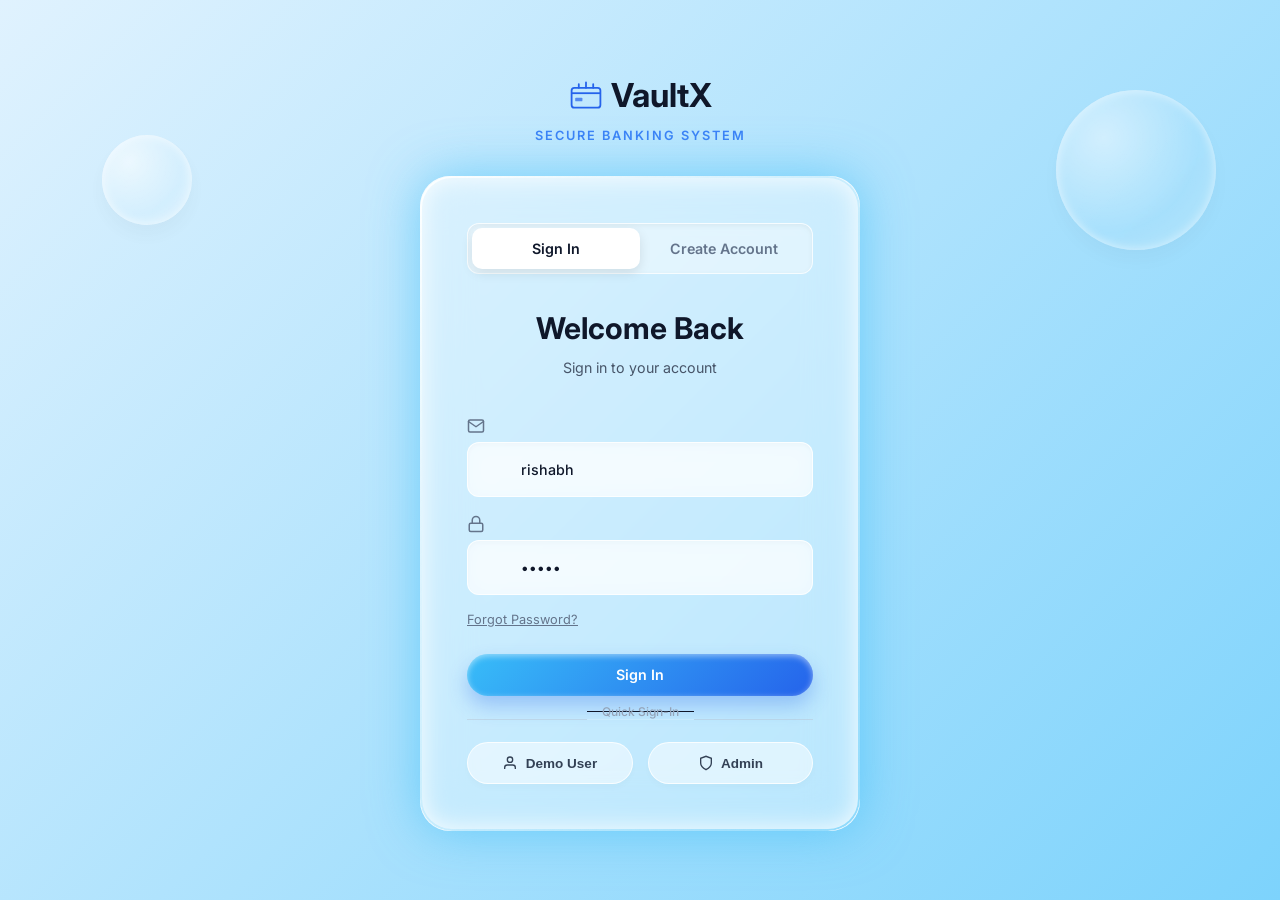
<file: frontend/index.html>
<!DOCTYPE html>
<html lang="en">
<head>
<meta charset="UTF-8">
<meta name="viewport" content="width=device-width, initial-scale=1.0">
<title>VaultX — Banking System</title>
<link rel="stylesheet" href="css/style.css">
</head>
<body>

<!-- ── Toast Container ── -->
<div id="toastContainer"></div>

<!-- ══════════════════════════════════════════════
     AUTH SCREEN (Login / Register)
══════════════════════════════════════════════ -->
<div id="loginPage" class="screen active auth-bubble-bg">
  <div class="auth-center-container">
    
    <!-- Logo Top -->
    <div class="auth-logo-top">
      <div style="display:flex;align-items:center;justify-content:center;gap:0.5rem;margin-bottom:0.5rem">
        <svg viewBox="0 0 40 40" fill="none" width="36" height="36">
          <rect x="4" y="12" width="32" height="22" rx="3" stroke="#2563eb" stroke-width="2"/>
          <path d="M4 18h32" stroke="#2563eb" stroke-width="2"/>
          <rect x="8" y="23" width="8" height="4" rx="1" fill="#2563eb" opacity="0.7"/>
          <path d="M12 8v4M20 6v6M28 8v4" stroke="#2563eb" stroke-width="2" stroke-linecap="round"/>
        </svg>
        <span class="vaultx-text">VaultX</span>
      </div>
      <div class="vaultx-sub">SECURE BANKING SYSTEM</div>
    </div>

    <!-- Card -->
    <div class="auth-glass-card">
      <div class="auth-card-inner">
        
        <div class="auth-tabs" style="margin-bottom:2rem;">
          <button class="auth-tab active" id="tabLogin" onclick="switchAuthTab('login')">Sign In</button>
          <button class="auth-tab" id="tabRegister" onclick="switchAuthTab('register')">Create Account</button>
        </div>

        <!-- LOGIN FORM -->
        <div id="loginForm" class="auth-form-visible">
          <!-- Titles -->
          <div class="auth-header-text">
            <h1>Welcome Back</h1>
            <p>Sign in to your account</p>
          </div>

          <div class="form-group" style="margin-bottom:1.2rem;">
            <div class="input-icon-wrapper">
              <span class="input-icon">
                <svg width="18" height="18" viewBox="0 0 24 24" fill="none" stroke="currentColor" stroke-width="2" stroke-linecap="round" stroke-linejoin="round"><path d="M4 4h16c1.1 0 2 .9 2 2v12c0 1.1-.9 2-2 2H4c-1.1 0-2-.9-2-2V6c0-1.1.9-2 2-2z"></path><polyline points="22,6 12,13 2,6"></polyline></svg>
              </span>
              <input class="form-input bubble-input" type="email" id="loginEmail" placeholder="Email Address" value="rishabh">
            </div>
          </div>
          
          <div class="form-group" style="margin-bottom:0.8rem;">
            <div class="input-icon-wrapper">
              <span class="input-icon">
                <svg width="18" height="18" viewBox="0 0 24 24" fill="none" stroke="currentColor" stroke-width="2" stroke-linecap="round" stroke-linejoin="round"><rect x="3" y="11" width="18" height="11" rx="2" ry="2"></rect><path d="M7 11V7a5 5 0 0 1 10 0v4"></path></svg>
              </span>
              <input class="form-input bubble-input" type="password" id="loginPassword" placeholder="••••••••" value="....." onkeydown="if(event.key==='Enter') doLogin()">
            </div>
          </div>
          
          <div class="auth-options" style="justify-content:flex-end;margin-bottom:1.5rem;">
            <a href="#" class="forgot-pass" style="color:#64748b;font-size:0.85rem;">Forgot Password?</a>
          </div>

          <div class="mt-2">
            <button class="btn btn-bubble-primary w-full" onclick="doLogin()" id="loginBtn">
              Sign In
            </button>
          </div>
          <div id="loginMsg"></div>

          <div class="divider bubble-divider"><span>Quick Sign-In</span></div>

          <div class="demo-buttons-bubble" style="margin-top:1rem;">
            <button class="btn-demo-bubble" onclick="fillDemo('user')">
              <svg width="16" height="16" viewBox="0 0 24 24" fill="none" stroke="currentColor" stroke-width="2"><path d="M20 21v-2a4 4 0 0 0-4-4H8a4 4 0 0 0-4 4v2"></path><circle cx="12" cy="7" r="4"></circle></svg>
              Demo User
            </button>
            <button class="btn-demo-bubble" onclick="fillDemo('admin')">
              <svg width="16" height="16" viewBox="0 0 24 24" fill="none" stroke="currentColor" stroke-width="2"><path d="M12 22s8-4 8-10V5l-8-3-8 3v7c0 6 8 10 8 10z"></path></svg>
              Admin
            </button>
          </div>
        </div>

        <!-- REGISTER FORM -->
        <div id="registerForm" class="hidden">
          <div class="auth-header-text">
            <h1>Create Account</h1>
            <p>Join VaultX securely</p>
          </div>

          <div class="form-row">
            <div class="form-group">
              <input class="form-input bubble-input" style="padding-left:1rem" type="text" id="regName" placeholder="Full Name">
            </div>
            <div class="form-group">
              <input class="form-input bubble-input" style="padding-left:1rem" type="tel" id="regPhone" placeholder="Phone">
            </div>
          </div>
          <div class="form-group" style="margin-bottom:1.2rem;">
            <input class="form-input bubble-input" style="padding-left:1rem" type="email" id="regEmail" placeholder="Email Address">
          </div>
          <div class="form-row">
            <div class="form-group">
              <input class="form-input bubble-input" style="padding-left:1rem" type="password" id="regPassword" placeholder="Password">
            </div>
            <div class="form-group">
              <select class="form-select bubble-input" style="padding-left:1rem" id="regAccType">
                <option value="SAVINGS">Savings</option>
                <option value="CURRENT">Current</option>
                <option value="SALARY">Salary</option>
              </select>
            </div>
          </div>
          <div class="mt-2" style="margin-top:1.5rem">
            <button class="btn btn-bubble-primary w-full" onclick="doRegister()" id="registerBtn">
              Create Account
            </button>
          </div>
          <div id="registerMsg"></div>
        </div>

      </div>
    </div>
  </div>

  <!-- Decorative Bubbles -->
  <div class="floating-bubble b1"></div>
  <div class="floating-bubble b2"></div>
  <div class="floating-bubble b3"></div>
  <div class="floating-bubble b4"></div>
  <div class="floating-bubble b5"></div>
  <div class="floating-bubble b6"></div>
</div>

<!-- ══════════════════════════════════════════════
     USER DASHBOARD
══════════════════════════════════════════════ -->
<div id="dashboardPage" class="screen" style="display:none;">
  <div class="dashboard">

    <!-- Sidebar -->
    <aside class="sidebar">
      <div class="sidebar-header">
        <div class="sidebar-logo">
          <svg viewBox="0 0 40 40" fill="none">
            <rect x="4" y="12" width="32" height="22" rx="3" stroke="#0ea5e9" stroke-width="2"/>
            <path d="M4 18h32" stroke="#0ea5e9" stroke-width="2"/>
            <rect x="8" y="23" width="8" height="4" rx="1" fill="#0ea5e9" opacity="0.7"/>
          </svg>
          VaultX
        </div>
        <div class="sidebar-user">
          <div class="sidebar-user-name" id="sidebarName">—</div>
          <div class="sidebar-user-acc" id="sidebarAcc">—</div>
          <div class="sidebar-user-bal" id="sidebarBal">₹0.00</div>
        </div>
      </div>

      <nav class="sidebar-nav">
        <div class="nav-section-label">Overview</div>
        <div class="nav-item active" onclick="showUserPage('overview')" id="nav-overview">
          <svg viewBox="0 0 24 24" fill="none" stroke="currentColor" stroke-width="2"><rect x="3" y="3" width="7" height="7" rx="1"/><rect x="14" y="3" width="7" height="7" rx="1"/><rect x="3" y="14" width="7" height="7" rx="1"/><rect x="14" y="14" width="7" height="7" rx="1"/></svg>
          Dashboard
        </div>
        <div class="nav-section-label">Banking</div>
        <div class="nav-item" onclick="showUserPage('deposit')" id="nav-deposit">
          <svg viewBox="0 0 24 24" fill="none" stroke="currentColor" stroke-width="2"><circle cx="12" cy="12" r="9"/><path d="M12 7v10M7 12h10"/></svg>
          Deposit
        </div>
        <div class="nav-item" onclick="showUserPage('withdraw')" id="nav-withdraw">
          <svg viewBox="0 0 24 24" fill="none" stroke="currentColor" stroke-width="2"><circle cx="12" cy="12" r="9"/><path d="M7 12h10"/></svg>
          Withdraw
        </div>
        <div class="nav-item" onclick="showUserPage('transfer')" id="nav-transfer">
          <svg viewBox="0 0 24 24" fill="none" stroke="currentColor" stroke-width="2"><path d="M5 12h14M15 8l4 4-4 4M9 8l-4 4 4 4"/></svg>
          Transfer
        </div>
        <div class="nav-section-label">History</div>
        <div class="nav-item" onclick="showUserPage('transactions')" id="nav-transactions">
          <svg viewBox="0 0 24 24" fill="none" stroke="currentColor" stroke-width="2"><path d="M9 5H7a2 2 0 00-2 2v12a2 2 0 002 2h10a2 2 0 002-2V7a2 2 0 00-2-2h-2M9 5a2 2 0 002 2h2a2 2 0 002-2M9 5a2 2 0 012-2h2a2 2 0 012 2"/></svg>
          Transactions
        </div>
        <div class="nav-item" onclick="showUserPage('statement')" id="nav-statement">
          <svg viewBox="0 0 24 24" fill="none" stroke="currentColor" stroke-width="2"><path d="M14 2H6a2 2 0 00-2 2v16a2 2 0 002 2h12a2 2 0 002-2V8l-6-6z"/><path d="M14 2v6h6M16 13H8M16 17H8M10 9H8"/></svg>
          Bank Statement
        </div>
      </nav>

      <div class="sidebar-footer">
        <button class="btn btn-outline w-full" onclick="logout()" style="font-size:.82rem;padding:.6rem">
          ⏻ Sign Out
        </button>
      </div>
    </aside>

    <!-- Main Content -->
    <main class="main-content" id="userMain"></main>
  </div>
</div>

<!-- ══════════════════════════════════════════════
     ADMIN DASHBOARD
══════════════════════════════════════════════ -->
<div id="adminPage" class="screen" style="display:none;">
  <div class="dashboard">

    <aside class="sidebar">
      <div class="sidebar-header">
        <div class="sidebar-logo">
          <svg viewBox="0 0 40 40" fill="none">
            <rect x="4" y="12" width="32" height="22" rx="3" stroke="#0ea5e9" stroke-width="2"/>
            <path d="M4 18h32" stroke="#0ea5e9" stroke-width="2"/>
            <rect x="8" y="23" width="8" height="4" rx="1" fill="#0ea5e9" opacity="0.7"/>
          </svg>
          VaultX
        </div>
        <div class="sidebar-user">
          <div class="sidebar-user-name" id="adminSidebarName">Admin</div>
          <div class="sidebar-user-acc" style="color:var(--red)">🔐 Admin Portal</div>
        </div>
      </div>

      <nav class="sidebar-nav">
        <div class="nav-section-label">Admin</div>
        <div class="nav-item active" onclick="showAdminPage('overview')" id="anav-overview">
          <svg viewBox="0 0 24 24" fill="none" stroke="currentColor" stroke-width="2"><rect x="3" y="3" width="7" height="7" rx="1"/><rect x="14" y="3" width="7" height="7" rx="1"/><rect x="3" y="14" width="7" height="7" rx="1"/><rect x="14" y="14" width="7" height="7" rx="1"/></svg>
          Overview
        </div>
        <div class="nav-item" onclick="showAdminPage('accounts')" id="anav-accounts">
          <svg viewBox="0 0 24 24" fill="none" stroke="currentColor" stroke-width="2"><path d="M17 21v-2a4 4 0 00-4-4H5a4 4 0 00-4 4v2"/><circle cx="9" cy="7" r="4"/><path d="M23 21v-2a4 4 0 00-3-3.87M16 3.13a4 4 0 010 7.75"/></svg>
          All Accounts
        </div>
        <div class="nav-item" onclick="showAdminPage('transactions')" id="anav-transactions">
          <svg viewBox="0 0 24 24" fill="none" stroke="currentColor" stroke-width="2"><path d="M9 5H7a2 2 0 00-2 2v12a2 2 0 002 2h10a2 2 0 002-2V7a2 2 0 00-2-2h-2M9 5a2 2 0 002 2h2a2 2 0 002-2M9 5a2 2 0 012-2h2a2 2 0 012 2"/></svg>
          All Transactions
        </div>
      </nav>

      <div class="sidebar-footer">
        <button class="btn btn-outline w-full" onclick="logout()" style="font-size:.82rem;padding:.6rem">
          ⏻ Sign Out
        </button>
      </div>
    </aside>

    <main class="main-content" id="adminMain"></main>
  </div>
</div>

<!-- Confirm Modal -->
<div class="modal-overlay" id="confirmModal">
  <div class="modal">
    <button class="modal-close" onclick="closeModal()">✕</button>
    <div style="font-size:1.1rem;font-weight:600;margin-bottom:.6rem" id="modalTitle">Confirm</div>
    <div style="font-size:.88rem;color:var(--muted);margin-bottom:1.5rem" id="modalBody">Are you sure?</div>
    <div class="flex gap-3">
      <button class="btn btn-outline flex-1" onclick="closeModal()">Cancel</button>
      <button class="btn btn-danger flex-1" id="modalConfirmBtn">Confirm</button>
    </div>
  </div>
</div>

<script src="js/api.js"></script>
<script src="js/app.js"></script>
</body>
</html>
</file>
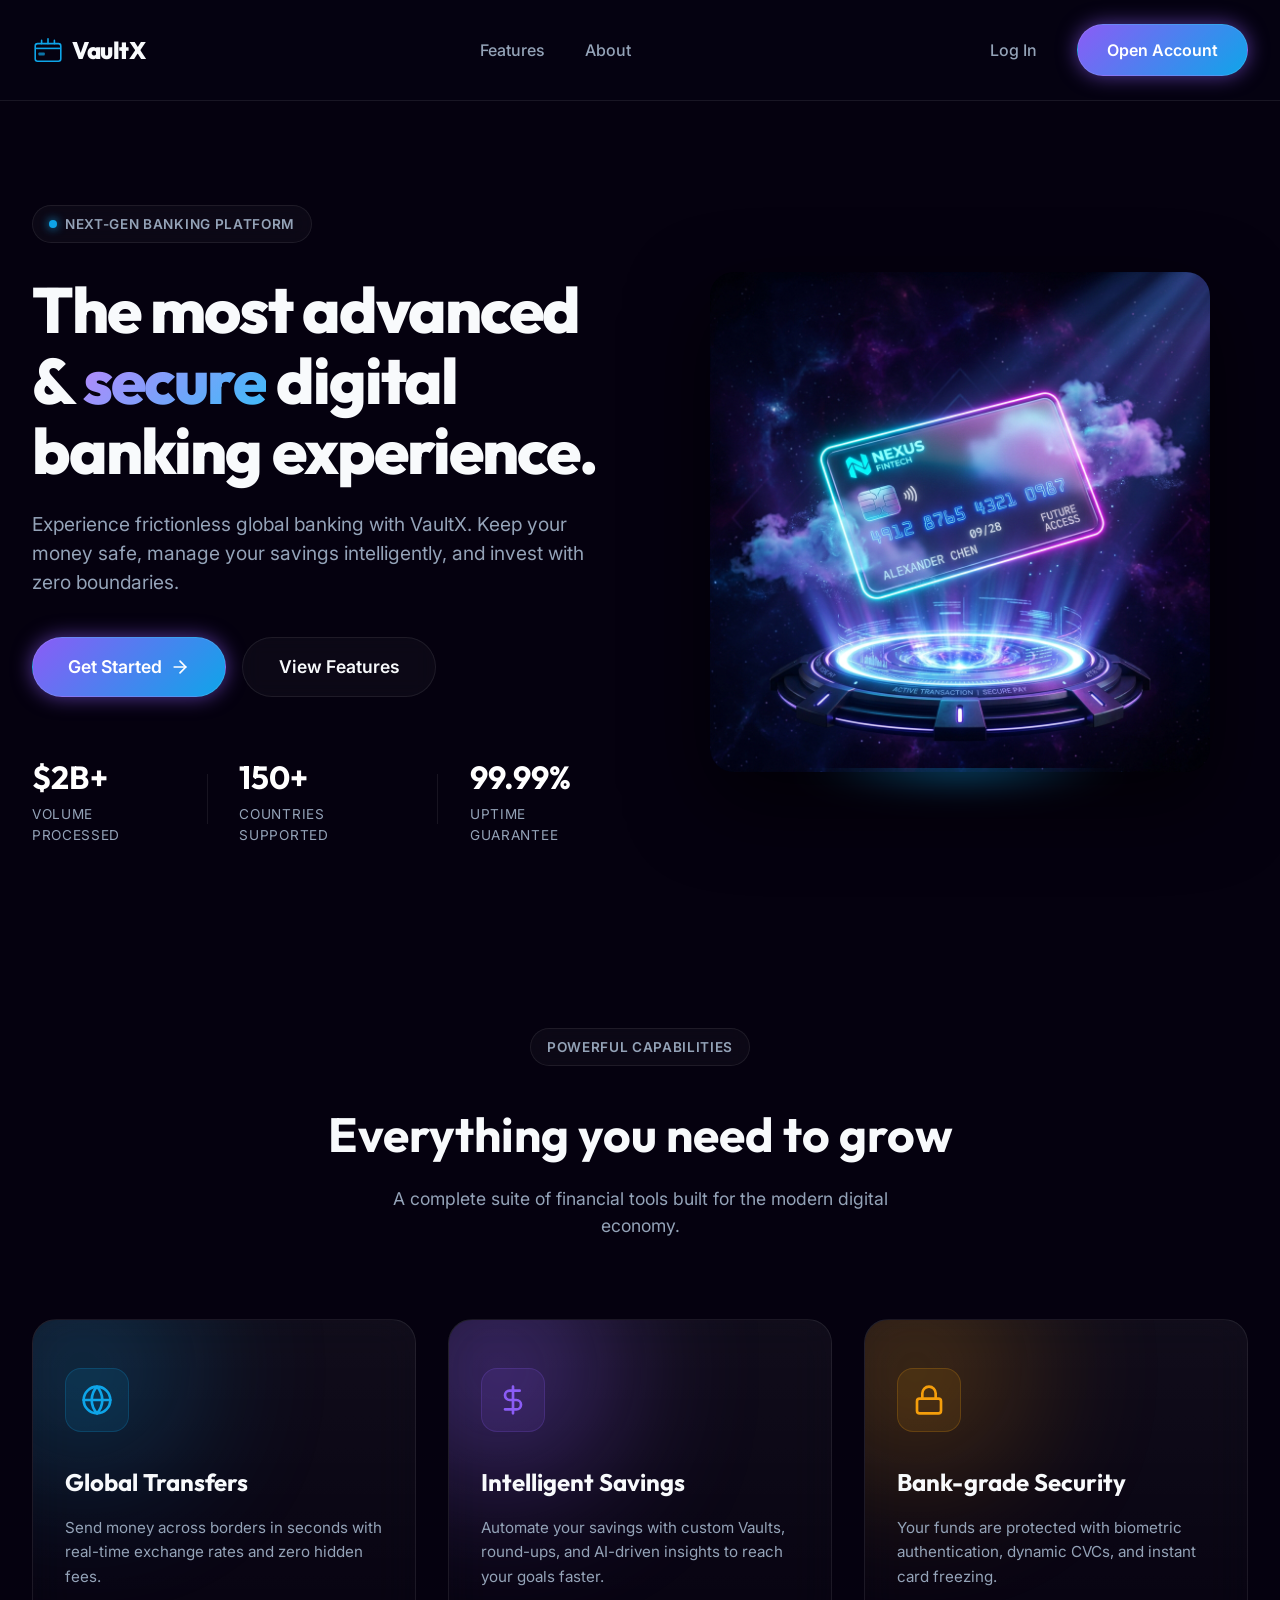
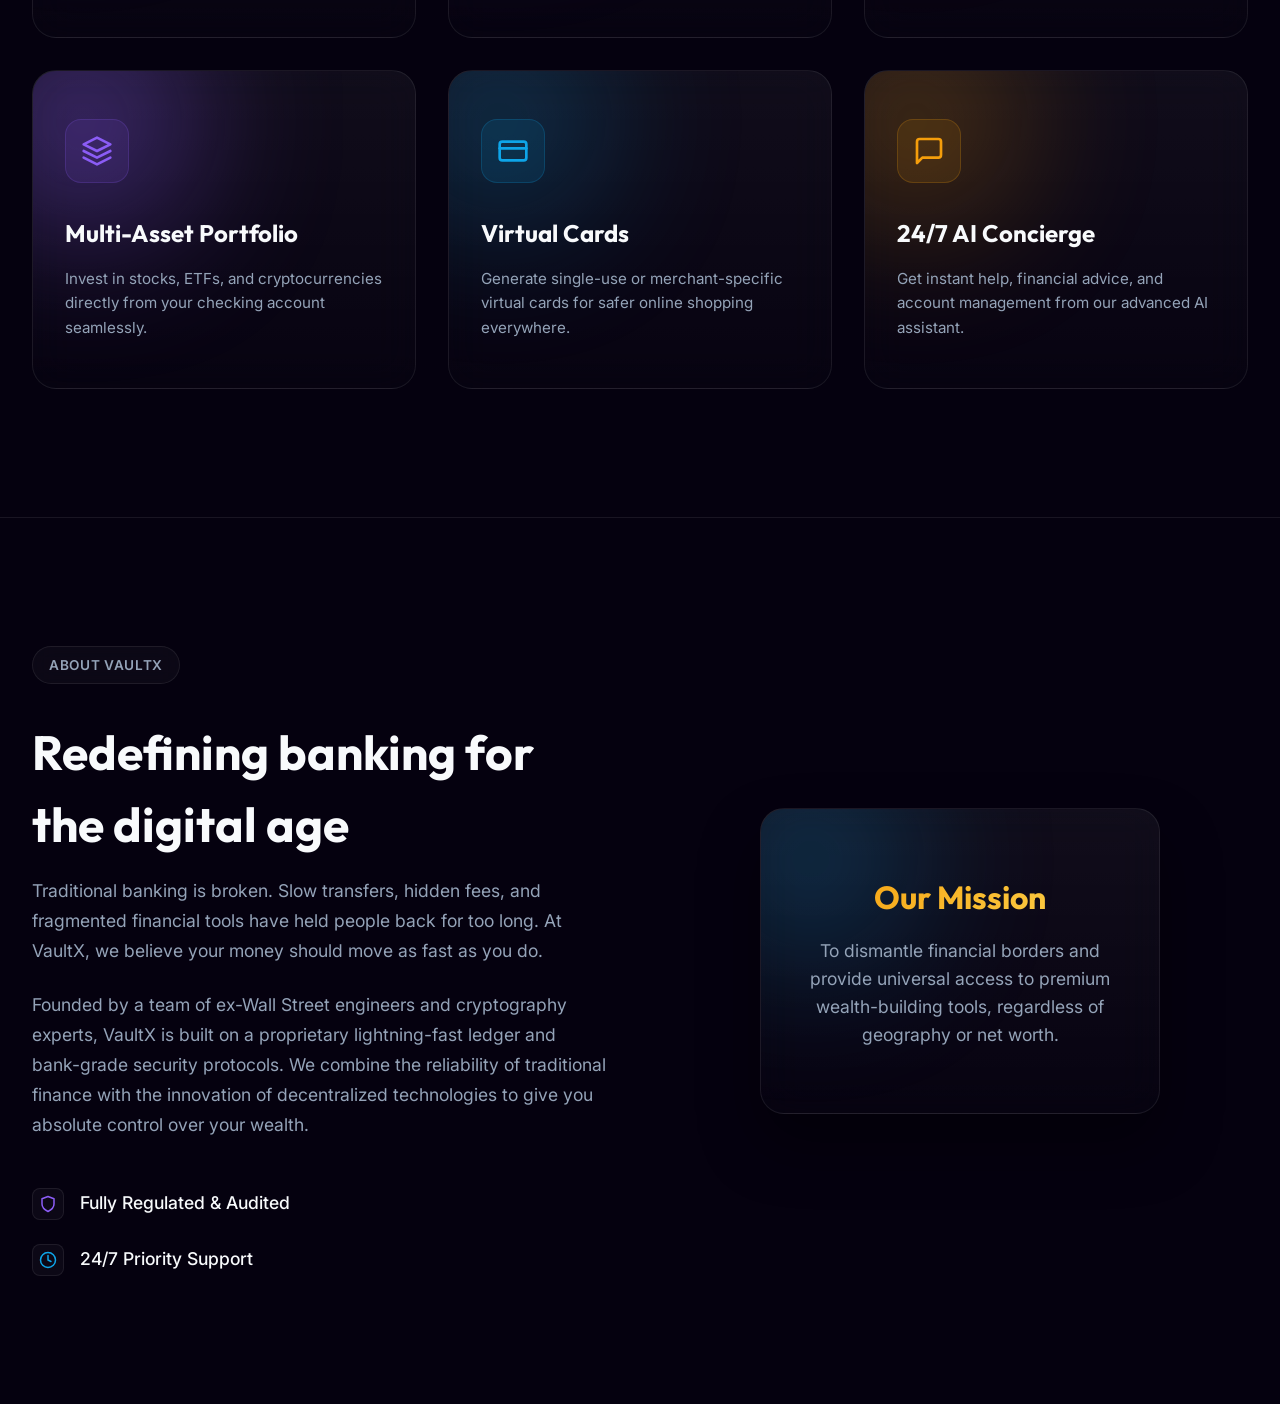
<file: frontend/landing.html>
<!DOCTYPE html>
<html lang="en">
<head>
  <meta charset="UTF-8">
  <meta name="viewport" content="width=device-width, initial-scale=1.0">
  <title>VaultX | The Most Advanced Digital Banking</title>
  
  <!-- Add Google Fonts: Inter and Outfit for a modern SaaS look -->
  <link rel="preconnect" href="https://fonts.googleapis.com">
  <link rel="preconnect" href="https://fonts.gstatic.com" crossorigin>
  <link href="https://fonts.googleapis.com/css2?family=Inter:wght@300;400;500;600&family=Outfit:wght@400;600;700;800&display=swap" rel="stylesheet">
  
  <link rel="stylesheet" href="css/landing.css">
</head>
<body>

  <!-- Background Effects -->
  <div class="bg-gradient"></div>
  <div class="bg-glows">
    <div class="glow glow-1"></div>
    <div class="glow glow-2"></div>
    <div class="glow glow-3"></div>
  </div>

  <!-- Navbar -->
  <nav class="navbar">
    <div class="nav-container">
      <div class="logo">
        <svg viewBox="0 0 40 40" fill="none" class="logo-icon">
          <rect x="4" y="12" width="32" height="22" rx="3" stroke="#0ea5e9" stroke-width="2"/>
          <path d="M4 18h32" stroke="#0ea5e9" stroke-width="2"/>
          <rect x="8" y="23" width="8" height="4" rx="1" fill="#0ea5e9" opacity="0.7"/>
          <path d="M12 8v4M20 6v6M28 8v4" stroke="#0ea5e9" stroke-width="2" stroke-linecap="round"/>
        </svg>
        VaultX
      </div>
      <div class="nav-links">
        <a href="#features">Features</a>
        <a href="#about">About</a>
      </div>
      <div class="nav-actions">
        <a href="index.html" class="btn-ghost">Log In</a>
        <a href="index.html" class="btn-glow">Open Account</a>
      </div>
    </div>
  </nav>

  <!-- Hero Section -->
  <section class="hero">
    <div class="hero-container">
      <div class="hero-content">
        <div class="badge">
          <span class="badge-dot"></span> Next-gen Banking Platform
        </div>
        <h1 class="hero-title">The most advanced &amp; <span class="text-gradient">secure</span> digital banking experience.</h1>
        <p class="hero-subtitle">
          Experience frictionless global banking with VaultX. Keep your money safe, manage your savings intelligently, and invest with zero boundaries.
        </p>
        <div class="hero-buttons">
          <a href="index.html" class="btn-glow btn-lg">
            Get Started
            <svg viewBox="0 0 24 24" fill="none" stroke="currentColor" stroke-width="2" stroke-linecap="round" stroke-linejoin="round" class="icon-arrow"><path d="M5 12h14"></path><path d="m12 5 7 7-7 7"></path></svg>
          </a>
          <a href="#features" class="btn-glass btn-lg">View Features</a>
        </div>
        <div class="hero-stats">
          <div class="stat">
            <h4>$2B+</h4>
            <p>Volume Processed</p>
          </div>
          <div class="stat-divider"></div>
          <div class="stat">
            <h4>150+</h4>
            <p>Countries Supported</p>
          </div>
          <div class="stat-divider"></div>
          <div class="stat">
            <h4>99.99%</h4>
            <p>Uptime Guarantee</p>
          </div>
        </div>
      </div>
      
      <div class="hero-visual">
        <div class="card-wrapper">
          <!-- The generated 3D Card image -->
          <img src="images/vaultx_hero_card.png" alt="VaultX 3D Anti-Gravity Card" class="floating-card">
          <!-- Soft platform glow under the card -->
          <div class="card-shadow"></div>
        </div>
      </div>
    </div>
  </section>

  <!-- Features Section -->
  <section id="features" class="features-section">
    <div class="features-header">
      <div class="badge glow-badge">Powerful Capabilities</div>
      <h2 class="section-title">Everything you need to grow</h2>
      <p class="section-subtitle">A complete suite of financial tools built for the modern digital economy.</p>
    </div>
    
    <div class="features-grid">
      <!-- Feature 1 -->
      <div class="feature-card glass-card">
        <div class="card-glow overlay-glow"></div>
        <div class="icon-box icon-free">
          <svg viewBox="0 0 24 24" fill="none" stroke="currentColor" stroke-width="2" stroke-linecap="round" stroke-linejoin="round"><circle cx="12" cy="12" r="10"></circle><line x1="2" y1="12" x2="22" y2="12"></line><path d="M12 2a15.3 15.3 0 0 1 4 10 15.3 15.3 0 0 1-4 10 15.3 15.3 0 0 1-4-10 15.3 15.3 0 0 1 4-10z"></path></svg>
        </div>
        <h3 class="feature-title">Global Transfers</h3>
        <p class="feature-desc">Send money across borders in seconds with real-time exchange rates and zero hidden fees.</p>
      </div>

      <!-- Feature 2 -->
      <div class="feature-card glass-card">
        <div class="card-glow highlight-glow"></div>
        <div class="icon-box icon-smart">
          <svg viewBox="0 0 24 24" fill="none" stroke="currentColor" stroke-width="2" stroke-linecap="round" stroke-linejoin="round"><path d="M12 2v20M17 5H9.5a3.5 3.5 0 0 0 0 7h5a3.5 3.5 0 0 1 0 7H6"/></svg>
        </div>
        <h3 class="feature-title">Intelligent Savings</h3>
        <p class="feature-desc">Automate your savings with custom Vaults, round-ups, and AI-driven insights to reach your goals faster.</p>
      </div>

      <!-- Feature 3 -->
      <div class="feature-card glass-card">
        <div class="card-glow premium-glow"></div>
        <div class="icon-box icon-premium">
          <svg viewBox="0 0 24 24" fill="none" stroke="currentColor" stroke-width="2" stroke-linecap="round" stroke-linejoin="round"><rect x="3" y="11" width="18" height="11" rx="2" ry="2"></rect><path d="M7 11V7a5 5 0 0 1 10 0v4"></path></svg>
        </div>
        <h3 class="feature-title">Bank-grade Security</h3>
        <p class="feature-desc">Your funds are protected with biometric authentication, dynamic CVCs, and instant card freezing.</p>
      </div>

      <!-- Feature 4 -->
      <div class="feature-card glass-card">
        <div class="card-glow highlight-glow"></div>
        <div class="icon-box icon-smart">
          <svg viewBox="0 0 24 24" fill="none" stroke="currentColor" stroke-width="2" stroke-linecap="round" stroke-linejoin="round"><polygon points="12 2 2 7 12 12 22 7 12 2"></polygon><polyline points="2 17 12 22 22 17"></polyline><polyline points="2 12 12 17 22 12"></polyline></svg>
        </div>
        <h3 class="feature-title">Multi-Asset Portfolio</h3>
        <p class="feature-desc">Invest in stocks, ETFs, and cryptocurrencies directly from your checking account seamlessly.</p>
      </div>

      <!-- Feature 5 -->
      <div class="feature-card glass-card">
        <div class="card-glow overlay-glow"></div>
        <div class="icon-box icon-free">
          <svg viewBox="0 0 24 24" fill="none" stroke="currentColor" stroke-width="2" stroke-linecap="round" stroke-linejoin="round"><rect x="2" y="5" width="20" height="14" rx="2"></rect><line x1="2" y1="10" x2="22" y2="10"></line></svg>
        </div>
        <h3 class="feature-title">Virtual Cards</h3>
        <p class="feature-desc">Generate single-use or merchant-specific virtual cards for safer online shopping everywhere.</p>
      </div>

      <!-- Feature 6 -->
      <div class="feature-card glass-card">
        <div class="card-glow premium-glow"></div>
        <div class="icon-box icon-premium">
          <svg viewBox="0 0 24 24" fill="none" stroke="currentColor" stroke-width="2" stroke-linecap="round" stroke-linejoin="round"><path d="M21 15a2 2 0 0 1-2 2H7l-4 4V5a2 2 0 0 1 2-2h14a2 2 0 0 1 2 2z"></path></svg>
        </div>
        <h3 class="feature-title">24/7 AI Concierge</h3>
        <p class="feature-desc">Get instant help, financial advice, and account management from our advanced AI assistant.</p>
      </div>
    </div>
  </section>

  <!-- About Section -->
  <section id="about" class="about-section">
    <div class="about-container">
      <div class="about-content">
        <div class="badge glow-badge">About VaultX</div>
        <h2 class="section-title">Redefining banking for the digital age</h2>
        <p class="about-text">
          Traditional banking is broken. Slow transfers, hidden fees, and fragmented financial tools have held people back for too long. At VaultX, we believe your money should move as fast as you do.
        </p>
        <p class="about-text">
          Founded by a team of ex-Wall Street engineers and cryptography experts, VaultX is built on a proprietary lightning-fast ledger and bank-grade security protocols. We combine the reliability of traditional finance with the innovation of decentralized technologies to give you absolute control over your wealth.
        </p>
        <div class="about-highlights">
          <div class="highlight-item">
            <svg viewBox="0 0 24 24" fill="none" stroke="var(--primary)" stroke-width="2" stroke-linecap="round" stroke-linejoin="round" class="highlight-icon"><path d="M12 22s8-4 8-10V5l-8-3-8 3v7c0 6 8 10 8 10z"></path></svg>
            <span>Fully Regulated &amp; Audited</span>
          </div>
          <div class="highlight-item">
            <svg viewBox="0 0 24 24" fill="none" stroke="var(--secondary)" stroke-width="2" stroke-linecap="round" stroke-linejoin="round" class="highlight-icon"><circle cx="12" cy="12" r="10"></circle><polyline points="12 6 12 12 16 14"></polyline></svg>
            <span>24/7 Priority Support</span>
          </div>
        </div>
      </div>
      <div class="about-visual">
        <div class="glass-card about-card">
          <div class="card-glow overlay-glow"></div>
          <h3>Our Mission</h3>
          <p>To dismantle financial borders and provide universal access to premium wealth-building tools, regardless of geography or net worth.</p>
        </div>
      </div>
    </div>
  </section>

</body>
</html>
</file>
<file: frontend/css/style.css>
/* VaultX - style.css - Modern Web3/Fintech Dark Theme */
@import url('https://fonts.googleapis.com/css2?family=Inter:wght@300;400;500;600;700&family=IBM+Plex+Mono:wght@400;500&display=swap');

:root {
  /* Light blue gradient body */
  --bg-light: #f0f9ff;
  --bg-gradient-start: #e0f2fe;
  --bg-gradient-end: #bae6fd;

  /* Navy blue cards */
  --navy: #0f172a;
  --navy-2: #1e293b;

  /* Accents */
  --gold: #c084fc;
  /* subtle purple accent */
  --gold-light: #d8b4fe;
  --gold-dim: #a855f7;

  --cyan: #22d3ee;
  --cyan-glow: #06b6d4;

  --green: #34d399;
  /* soft pastel green */
  --red: #fb7185;
  /* soft pastel red */

  /* Text */
  --text-dark: #0f172a;
  --text-dark-dim: #64748b;

  --text: #f8fafc;
  /* For inside cards */
  --text-dim: #94a3b8;

  /* Glassmorphism White */
  --glass: rgba(255, 255, 255, 0.7);
  --glass-hover: rgba(255, 255, 255, 0.9);
  --border: rgba(255, 255, 255, 0.2);
  --border-blue: rgba(34, 211, 238, 0.4);

  /* Anti-gravity shadows */
  --radius: 16px;
  --radius-lg: 24px;
  --shadow: 0 20px 50px rgba(15, 23, 42, 0.1), 0 10px 15px rgba(15, 23, 42, 0.05);
  --shadow-gold: 0 0 25px rgba(34, 211, 238, 0.5);
  /* Neon cyan glow */

  --font-head: 'Inter', system-ui, sans-serif;
  --font-body: 'Inter', system-ui, sans-serif;
  --font-mono: 'IBM Plex Mono', monospace;
}

*,
*::before,
*::after {
  box-sizing: border-box;
  margin: 0;
  padding: 0;
}

html {
  scroll-behavior: smooth;
  font-size: 15px;
}

body {
  font-family: var(--font-body);
  background: var(--bg-light);
  color: var(--text-dark);
  /* Default dark text for light background */
  min-height: 100vh;
  line-height: 1.6;
  overflow-x: hidden;
  -webkit-font-smoothing: antialiased;
}

body::before {
  content: '';
  position: fixed;
  inset: 0;
  z-index: -2;
  background: linear-gradient(135deg, var(--bg-gradient-start) 0%, var(--bg-gradient-end) 100%);
  pointer-events: none;
}

@keyframes fadeInUp {
  from {
    opacity: 0;
    transform: translateY(20px);
  }

  to {
    opacity: 1;
    transform: translateY(0);
  }
}

@keyframes fadeIn {
  from {
    opacity: 0;
  }

  to {
    opacity: 1;
  }
}

@keyframes pulse {

  0%,
  100% {
    opacity: 1;
  }

  50% {
    opacity: 0.5;
  }
}

@keyframes spin {
  to {
    transform: rotate(360deg);
  }
}

@keyframes slideRight {
  from {
    transform: translateX(-8px);
    opacity: 0;
  }

  to {
    transform: translateX(0);
    opacity: 1;
  }
}

/* --- FIX APPLIED HERE: Added flex layout to screens to prevent overlap --- */
.screen {
  display: none;
  width: 100%;
}

.screen.active {
  display: flex;
  flex-direction: column;
  gap: 1.5rem;
  animation: fadeIn 0.4s ease;
}

/* CENTRAL BUBBLE LAYOUT */
.auth-bubble-bg {
  background: linear-gradient(135deg, #e0f2fe 0%, #7dd3fc 100%);
  align-items: center;
  justify-content: center;
  position: relative;
  overflow: hidden;
  min-height: 100vh;
}

.auth-bubble-bg.active {
  display: flex !important;
  /* Ensure it flashes on when active but not otherwise */
}

.auth-center-container {
  display: flex;
  flex-direction: column;
  align-items: center;
  min-width: 440px;
  position: relative;
  z-index: 10;
}

.auth-logo-top {
  text-align: center;
  margin-bottom: 2rem;
}

.vaultx-text {
  font-family: var(--font-head);
  font-size: 2.2rem;
  font-weight: 700;
  color: #0f172a;
}

.vaultx-sub {
  color: #3b82f6;
  font-weight: 600;
  letter-spacing: 2px;
  font-size: 0.85rem;
  margin-top: -0.2rem;
}

.auth-glass-card {
  background: rgba(255, 255, 255, 0.35);
  backdrop-filter: blur(25px);
  -webkit-backdrop-filter: blur(25px);
  border: 2px solid rgba(255, 255, 255, 0.7);
  border-radius: 30px;
  padding: 3rem;
  width: 100%;
  max-width: 460px;
  box-shadow: 0 0 50px rgba(56, 189, 248, 0.6), inset 0 0 25px rgba(255, 255, 255, 0.9);
  position: relative;
  transform-style: preserve-3d;
}

.auth-glass-card::before {
  content: '';
  position: absolute;
  inset: -2px;
  border-radius: 32px;
  padding: 2px;
  background: linear-gradient(to bottom right, rgba(255, 255, 255, 0.9), rgba(56, 189, 248, 0.5));
  -webkit-mask: linear-gradient(#fff 0 0) content-box, linear-gradient(#fff 0 0);
  -webkit-mask-composite: xor;
  pointer-events: none;
}

.auth-card-inner {
  position: relative;
  z-index: 2;
}

.auth-tabs {
  display: flex;
  background: rgba(255, 255, 255, 0.4);
  border-radius: 12px;
  padding: 4px;
  border: 1px solid rgba(255, 255, 255, 0.7);
  box-shadow: inset 0 2px 5px rgba(0, 0, 0, 0.05);
}

.auth-tab {
  flex: 1;
  padding: 0.8rem;
  border: none;
  background: transparent;
  color: #64748b;
  font-family: var(--font-body);
  font-size: 0.95rem;
  font-weight: 600;
  border-radius: 10px;
  cursor: pointer;
  transition: all 0.3s ease;
}

.auth-tab.active {
  background: #ffffff;
  color: #0f172a;
  box-shadow: 0 4px 12px rgba(0, 0, 0, 0.1);
}

.auth-header-text h1 {
  color: #0f172a;
  font-size: 2rem;
  font-weight: 700;
  margin-bottom: 0.3rem;
  text-align: center;
}

.auth-header-text p {
  color: #475569;
  text-align: center;
  margin-bottom: 2.5rem;
  font-size: 0.95rem;
}

.bubble-input {
  background: rgba(255, 255, 255, 0.65) !important;
  border: 1px solid rgba(255, 255, 255, 0.8) !important;
  color: #0f172a !important;
  border-radius: 16px;
  padding: 1.2rem 1.2rem 1.2rem 3.5rem !important;
  backdrop-filter: blur(10px);
  -webkit-backdrop-filter: blur(10px);
  box-shadow: inset 0 2px 4px rgba(0, 0, 0, 0.02);
  transition: all 0.3s ease;
  font-weight: 500;
}

.bubble-input:focus {
  background: rgba(255, 255, 255, 0.95) !important;
  border-color: #38bdf8 !important;
  box-shadow: inset 0 2px 4px rgba(0, 0, 0, 0.02), 0 0 15px rgba(56, 189, 248, 0.4) !important;
}

.input-icon-wrapper .input-icon {
  left: 1.2rem;
  z-index: 5;
  color: #64748b;
}

.btn-bubble-primary {
  background: linear-gradient(135deg, #38bdf8, #2563eb);
  color: white;
  border: none;
  border-radius: 100px;
  padding: 1.2rem;
  font-weight: 600;
  font-size: 1.1rem;
  cursor: pointer;
  box-shadow: 0 10px 20px rgba(37, 99, 235, 0.3), inset 0 2px 6px rgba(255, 255, 255, 0.5);
  transition: all 0.3s cubic-bezier(0.4, 0, 0.2, 1);
  width: 100%;
}

.btn-bubble-primary:hover {
  transform: translateY(-2px);
  box-shadow: 0 15px 30px rgba(37, 99, 235, 0.4), inset 0 2px 6px rgba(255, 255, 255, 0.6);
  background: linear-gradient(135deg, #7dd3fc, #3b82f6);
}

.register-prompt {
  text-align: center;
  color: #475569;
  font-size: 0.9rem;
  margin-top: 1.5rem;
}

.register-prompt a {
  color: #3b82f6;
  font-weight: 600;
  text-decoration: none;
}

.bubble-divider {
  display: flex;
  align-items: center;
  text-align: center;
  color: #64748b;
  font-size: 0.85rem;
  margin: 2rem 0 1.5rem;
}

.bubble-divider::before,
.bubble-divider::after {
  content: '';
  flex: 1;
  border-bottom: 1px solid rgba(148, 163, 184, 0.3);
}

.bubble-divider span {
  padding: 0 1rem;
}

.demo-buttons-bubble {
  display: flex;
  gap: 1rem;
}

.btn-demo-bubble {
  flex: 1;
  background: rgba(255, 255, 255, 0.5);
  border: 1px solid rgba(255, 255, 255, 0.8);
  border-radius: 100px;
  padding: 0.8rem;
  font-size: 0.9rem;
  font-weight: 600;
  color: #334155;
  cursor: pointer;
  display: flex;
  align-items: center;
  justify-content: center;
  gap: 0.5rem;
  transition: background 0.2s;
  box-shadow: 0 4px 6px rgba(0, 0, 0, 0.02);
}

.btn-demo-bubble:hover {
  background: rgba(255, 255, 255, 0.9);
}

.auth-3d-graphic {
  position: absolute;
  bottom: -60px;
  right: -100px;
  max-width: 320px;
  filter: drop-shadow(0 20px 30px rgba(0, 0, 0, 0.2));
  transform: rotate(-10deg);
  z-index: 15;
  pointer-events: none;
}

/* Background Bubbles */
.floating-bubble {
  position: absolute;
  border-radius: 50%;
  background: radial-gradient(circle at 30% 30%, rgba(255, 255, 255, 0.8), rgba(255, 255, 255, 0.1) 60%, rgba(255, 255, 255, 0.4) 100%);
  box-shadow: inset -2px -2px 10px rgba(255, 255, 255, 0.5), inset 2px 2px 10px rgba(255, 255, 255, 0.8), 0 10px 20px rgba(0, 0, 0, 0.05);
  animation: float-up linear infinite;
  backdrop-filter: blur(2px);
  -webkit-backdrop-filter: blur(2px);
  z-index: 1;
}

.b1 {
  width: 140px;
  height: 140px;
  left: 10%;
  bottom: -150px;
  animation-duration: 18s;
}

.b2 {
  width: 70px;
  height: 70px;
  left: 25%;
  bottom: -80px;
  animation-duration: 22s;
  animation-delay: 2s;
}

.b3 {
  width: 100px;
  height: 100px;
  left: 80%;
  bottom: -120px;
  animation-duration: 25s;
  animation-delay: 1s;
}

.b4 {
  width: 45px;
  height: 45px;
  left: 85%;
  bottom: -50px;
  animation-duration: 16s;
  animation-delay: 5s;
}

.b5 {
  width: 160px;
  height: 160px;
  right: 5%;
  top: 10%;
  animation: float-glow 14s ease-in-out infinite alternate;
  opacity: 0.6;
}

.b6 {
  width: 90px;
  height: 90px;
  left: 8%;
  top: 15%;
  animation: float-glow 16s ease-in-out infinite alternate;
  opacity: 0.7;
}

@keyframes float-up {
  0% {
    transform: translateY(0) scale(1);
    opacity: 0;
  }

  10% {
    opacity: 1;
  }

  90% {
    opacity: 1;
  }

  100% {
    transform: translateY(-100vh) scale(1.2);
    opacity: 0;
  }
}

@keyframes float-glow {
  0% {
    transform: translateY(0) scale(1);
  }

  100% {
    transform: translateY(-25px) scale(1.05);
  }
}

@media (max-width: 800px) {
  .auth-glass-card {
    padding: 2rem;
    border-radius: 20px;
    box-shadow: 0 0 30px rgba(56, 189, 248, 0.4);
  }

  .auth-center-container {
    min-width: 90%;
  }

  .auth-3d-graphic {
    display: none;
  }

  .demo-buttons-bubble {
    flex-direction: column;
  }
}

/* FORMS */
.form-group {
  margin-bottom: 1.5rem;
  position: relative;
}

.form-row {
  display: grid;
  grid-template-columns: 1fr 1fr;
  gap: 1rem;
}

.form-label {
  display: block;
  font-size: 0.8rem;
  font-weight: 500;
  color: var(--text-dim);
  margin-bottom: 0.5rem;
  letter-spacing: 0.02em;
}

.form-input,
.form-select {
  width: 100%;
  padding: 0.9rem 1.2rem;
  background: rgba(255, 255, 255, 0.03);
  border: 1px solid rgba(255, 255, 255, 0.1);
  border-radius: 12px;
  color: var(--text);
  font-family: var(--font-body);
  font-size: 0.95rem;
  outline: none;
  transition: all 0.3s ease;
}

.form-input:focus,
.form-select:focus {
  border-color: var(--gold);
  background: rgba(14, 165, 233, 0.05);
  box-shadow: 0 0 0 4px rgba(14, 165, 233, 0.15), 0 0 15px rgba(14, 165, 233, 0.3);
}

.form-select option {
  background: var(--navy-2);
}

.form-input::placeholder {
  color: rgba(148, 163, 184, 0.5);
}

/* BUTTONS */
.btn {
  display: inline-flex;
  align-items: center;
  justify-content: center;
  gap: 0.5rem;
  padding: 0.85rem 1.8rem;
  border: none;
  border-radius: 100px;
  font-family: var(--font-body);
  font-size: 0.95rem;
  font-weight: 600;
  cursor: pointer;
  transition: all 0.3s cubic-bezier(0.4, 0, 0.2, 1);
  text-decoration: none;
}

.btn-gold {
  background: linear-gradient(135deg, #38bdf8, #2563eb);
  color: #fff;
  box-shadow: 0 4px 15px rgba(37, 99, 235, 0.4);
}

.btn-gold:hover {
  transform: translateY(-2px);
  box-shadow: 0 8px 25px rgba(37, 99, 235, 0.6);
  background: linear-gradient(135deg, #7dd3fc, #3b82f6);
}

.btn-full {
  width: 100%;
}

.btn-outline {
  background: rgba(255, 255, 255, 0.02);
  border: 1px solid var(--border);
  color: var(--text-dim);
}

.btn-outline:hover {
  border-color: var(--gold);
  color: var(--text);
  background: rgba(14, 165, 233, 0.1);
}

.btn-ghost {
  background: var(--glass);
  border: 1px solid var(--border);
  color: var(--text);
}

.btn-ghost:hover {
  background: var(--glass-hover);
}

.btn-danger {
  background: rgba(239, 68, 68, 0.15);
  border: 1px solid rgba(239, 68, 68, 0.3);
  color: var(--red);
}

.btn-danger:hover {
  background: rgba(239, 68, 68, 0.25);
}

.btn-success {
  background: rgba(16, 185, 129, 0.15);
  border: 1px solid rgba(16, 185, 129, 0.3);
  color: var(--green);
}

.btn-success:hover {
  background: rgba(16, 185, 129, 0.25);
}

.btn-sm {
  padding: 0.5rem 1.2rem;
  font-size: 0.85rem;
}

.btn:disabled {
  opacity: 0.5;
  cursor: not-allowed;
  transform: none !important;
}

/* MODALS */
.modal-overlay {
  position: fixed;
  inset: 0;
  background: rgba(15, 23, 42, 0.8);
  backdrop-filter: blur(12px);
  -webkit-backdrop-filter: blur(12px);
  display: flex;
  align-items: center;
  justify-content: center;
  z-index: 1000;
  opacity: 0;
  pointer-events: none;
  transition: opacity 0.3s ease;
}

.modal-overlay.open {
  opacity: 1;
  pointer-events: auto;
}

.modal {
  background: var(--navy-2);
  border: 1px solid rgba(255, 255, 255, 0.1);
  border-radius: var(--radius-lg);
  padding: 2.5rem;
  width: 100%;
  max-width: 420px;
  box-shadow: 0 30px 60px rgba(0, 0, 0, 0.5);
  transform: scale(0.95) translateY(10px);
  transition: transform 0.3s cubic-bezier(0.16, 1, 0.3, 1);
  position: relative;
}

.modal-overlay.open .modal {
  transform: scale(1) translateY(0);
}

.modal-close {
  position: absolute;
  top: 1.2rem;
  right: 1.2rem;
  background: none;
  border: none;
  color: var(--text-dim);
  font-size: 1.2rem;
  cursor: pointer;
  transition: color 0.2s;
  padding: 0.5rem;
}

.modal-close:hover {
  color: var(--text);
}

/* ALERTS & MSGS */
.alert {
  padding: 0.9rem 1.2rem;
  border-radius: 12px;
  font-size: 0.85rem;
  margin-top: 1rem;
}

.msg {
  padding: 0.9rem;
  border-radius: 12px;
  margin-top: 1rem;
  font-size: 0.85rem;
}

.msg-error {
  background: rgba(239, 68, 68, 0.12);
  border: 1px solid rgba(239, 68, 68, 0.25);
  color: #fca5a5;
}

.msg-success {
  background: rgba(16, 185, 129, 0.12);
  border: 1px solid rgba(16, 185, 129, 0.25);
  color: #6ee7b7;
}

.msg-warn {
  background: rgba(14, 165, 233, 0.12);
  border: 1px solid rgba(14, 165, 233, 0.25);
  color: var(--gold-light);
}

.hidden {
  display: none !important;
}

/* TOPBAR */
.topbar {
  background: var(--glass);
  backdrop-filter: blur(20px);
  -webkit-backdrop-filter: blur(20px);
  border-bottom: 1px solid var(--border);
  padding: 0 2rem;
  height: 72px;
  display: flex;
  align-items: center;
  justify-content: space-between;
  position: sticky;
  top: 0;
  z-index: 100;
  box-shadow: 0 4px 30px rgba(0, 0, 0, 0.05);
  /* Anti-gravity soft lighting */
}

.topbar-logo {
  font-family: var(--font-head);
  font-size: 1.5rem;
  font-weight: 700;
  letter-spacing: -0.02em;
  color: var(--gold);
}

.topbar-logo span {
  color: var(--text-dark);
  font-weight: 500;
}

.topbar-right {
  display: flex;
  align-items: center;
  gap: 1rem;
}

.topbar-user {
  font-size: 0.85rem;
  color: var(--text-dark-dim);
  display: flex;
  align-items: center;
  gap: 0.5rem;
}

.topbar-user strong {
  color: var(--text-dark);
}

.btn-logout {
  font-size: 0.85rem;
  color: var(--text-dim);
  background: none;
  border: 1px solid var(--border);
  padding: 0.5rem 1.2rem;
  border-radius: 100px;
  cursor: pointer;
  transition: all 0.2s;
  font-weight: 500;
}

.btn-logout:hover {
  color: var(--gold);
  border-color: var(--gold);
  background: rgba(14, 165, 233, 0.1);
}

.admin-badge {
  font-size: 0.65rem;
  background: rgba(14, 165, 233, 0.15);
  color: var(--gold);
  border: 1px solid rgba(14, 165, 233, 0.25);
  padding: 0.3rem 0.8rem;
  border-radius: 100px;
  font-weight: 600;
  letter-spacing: 0.08em;
  text-transform: uppercase;
}

/* DASHBOARD */
.dashboard {
  /* Dark Crypto Dashboard Theme Overrides */
  --bg-light: #0b0c10;
  --bg-gradient-start: #0b0c10;
  --bg-gradient-end: #0b0c10;
  --navy: #0b0c10;
  /* Main Content */
  --navy-2: #13141b;
  /* Sidebar & Cards */
  --border: rgba(255, 255, 255, 0.05);
  --glass: #1a1b23;
  /* Cards */
  --text-dark: #ffffff;
  --text-dark-dim: #94a3b8;
  --text: #ffffff;
  --gold: #a855f7;
  /* Purple Accent */
  --gold-light: #c084fc;
  --gold-dim: #9333ea;
  --cyan: #8b5cf6;
  /* Mapped to Indigo */
  --cyan-glow: #6d28d9;

  background: var(--navy);
  color: var(--text);

  display: flex;
  width: 100%;
  min-height: 100vh;
  overflow: hidden;
}

.sidebar {
  width: 260px;
  min-width: 260px;
  flex-shrink: 0;
  position: relative;
  z-index: 50;
  background: var(--navy-2);
  border-right: 1px solid var(--border);
  display: flex;
  flex-direction: column;
  padding: 1.5rem 0;
  height: 100vh;
  overflow-y: auto;
  color: var(--text);
}

.sidebar-header {
  padding: 0 1.5rem 1.5rem;
  border-bottom: 1px solid var(--border);
  margin-bottom: 1rem;
}

.sidebar-logo {
  font-family: var(--font-head);
  font-size: 1.8rem;
  font-weight: 700;
  color: #fff;
  display: flex;
  align-items: center;
  gap: 0.8rem;
  letter-spacing: -0.02em;
  margin-bottom: 1rem;
}

.sidebar-logo svg {
  width: 32px;
  height: 32px;
}

.sidebar-user-name {
  font-weight: 600;
  font-size: 1.1rem;
  color: var(--text);
  margin-bottom: 0.2rem;
}

.sidebar-user-acc {
  font-family: var(--font-mono);
  font-size: 0.85rem;
  color: var(--text-dim);
  margin-bottom: 0.5rem;
}

.sidebar-user-bal {
  font-size: 1.5rem;
  font-weight: 700;
  color: var(--gold);
}

.nav-section-label {
  font-size: 0.72rem;
  font-weight: 600;
  letter-spacing: 0.15em;
  text-transform: uppercase;
  color: var(--text-dim);
  padding: 1rem 1.5rem 0.5rem;
}

.nav-item {
  display: flex;
  align-items: center;
  gap: 0.85rem;
  padding: 0.8rem 1.5rem;
  cursor: pointer;
  font-size: 0.95rem;
  font-weight: 500;
  color: var(--text-dim);
  border-left: 3px solid transparent;
  transition: all 0.2s;
  text-decoration: none;
}

.nav-item:hover {
  background: rgba(255, 255, 255, 0.03);
  color: var(--text);
}

.nav-item.active {
  background: rgba(168, 85, 247, 0.1);
  border-left-color: var(--gold);
  color: var(--gold);
  font-weight: 600;
}

.nav-item svg {
  width: 20px;
  height: 20px;
}

.sidebar-footer {
  margin-top: auto;
  padding: 1.5rem;
  border-top: 1px solid var(--border);
}

/* --- FIX APPLIED HERE: Added flex layout to main content to stack correctly --- */
.main-content {
  flex: 1;
  min-width: 0;
  overflow-x: hidden;
  padding: 2.5rem;
  position: relative;
  z-index: 1;
  height: 100vh;
  overflow-y: auto;
  display: flex;
  flex-direction: column;
  gap: 1.5rem;
}

.page-header {
  margin-bottom: 1rem;
  display: flex;
  justify-content: space-between;
  align-items: flex-end;
}

.page-title {
  font-family: var(--font-head);
  font-size: 2.2rem;
  font-weight: 700;
  color: var(--text);
  letter-spacing: -0.02em;
}

.page-sub {
  font-size: 1rem;
  color: var(--text-dim);
  margin-top: 0.4rem;
}

.status-badge {
  display: inline-flex;
  align-items: center;
  gap: 0.3rem;
  font-size: 0.75rem;
  font-weight: 600;
  padding: 0.4rem 0.9rem;
  border-radius: 100px;
  text-transform: uppercase;
  letter-spacing: 0.05em;
}

.status-badge.active {
  background: rgba(16, 185, 129, 0.15);
  color: var(--green);
  border: 1px solid rgba(16, 185, 129, 0.3);
}

.status-badge.frozen {
  background: rgba(239, 68, 68, 0.15);
  color: var(--red);
  border: 1px solid rgba(239, 68, 68, 0.3);
}

/* CARDS */
.card {
  background: var(--navy-2);
  border: 1px solid var(--border);
  border-radius: var(--radius-lg);
  padding: 2rem;
  box-shadow: var(--shadow);
  color: var(--text);
}

.card-header {
  display: flex;
  justify-content: space-between;
  align-items: center;
  margin-bottom: 1.5rem;
}

.card-title {
  font-size: 1.1rem;
  font-weight: 600;
  color: var(--text);
  display: flex;
  align-items: center;
  gap: 0.5rem;
}

.grid {
  display: grid;
  gap: 1.5rem;
}

.grid-2 {
  grid-template-columns: 1fr 1fr;
  gap: 2rem;
}

.grid-3 {
  grid-template-columns: repeat(3, 1fr);
  gap: 1.5rem;
}

.grid-4 {
  grid-template-columns: repeat(4, 1fr);
  gap: 1.5rem;
}

.stats-grid {
  display: grid;
  grid-template-columns: repeat(4, 1fr);
  gap: 1.5rem;
  width: 100%;
}

/* Added width 100% */

/* STAT CARDS */
.stat-card {
  background: var(--navy-2);
  border: 1px solid rgba(255, 255, 255, 0.05);
  border-radius: var(--radius-lg);
  padding: 1.8rem;
  animation: fadeInUp 0.4s ease;
  display: flex;
  flex-direction: column;
  position: relative;
  overflow: hidden;
  color: var(--text);
  box-shadow: var(--shadow);
}

.stat-card::after {
  content: '';
  position: absolute;
  top: -50%;
  right: -50%;
  width: 100%;
  height: 100%;
  background: radial-gradient(circle, rgba(255, 255, 255, 0.05) 0%, transparent 60%);
  pointer-events: none;
}

.stat-icon {
  font-size: 1.8rem;
  margin-bottom: 1.2rem;
  width: 48px;
  height: 48px;
  display: flex;
  align-items: center;
  justify-content: center;
  border-radius: 12px;
}

.stat-icon.gold {
  background: rgba(14, 165, 233, 0.15);
  color: var(--gold);
}

.stat-icon.green {
  background: rgba(16, 185, 129, 0.15);
  color: var(--green);
}

.stat-icon.red {
  background: rgba(239, 68, 68, 0.15);
  color: var(--red);
}

.stat-icon.blue {
  background: rgba(34, 211, 238, 0.15);
  color: var(--cyan);
}

.stat-label {
  font-size: 0.85rem;
  font-weight: 500;
  color: var(--text-dim);
  text-transform: uppercase;
  letter-spacing: 0.05em;
  margin-top: 0.4rem;
}

.stat-val {
  font-family: var(--font-head);
  font-size: 2rem;
  font-weight: 700;
  letter-spacing: -0.02em;
  color: var(--text);
}

/* BANK CARD */
.bank-card {
  width: 100%;
  background: linear-gradient(135deg, #1e293b 0%, #0f172a 100%);
  border: 1px solid rgba(255, 255, 255, 0.1);
  border-radius: 20px;
  padding: 2rem;
  position: relative;
  overflow: hidden;
  box-shadow: 0 20px 40px rgba(0, 0, 0, 0.3);
}

/* Added width 100% */
.bank-card::after {
  content: '';
  position: absolute;
  top: 0;
  left: 0;
  width: 100%;
  height: 100%;
  background: linear-gradient(125deg, rgba(255, 255, 255, 0.05) 0%, transparent 40%, rgba(14, 165, 233, 0.05) 100%);
  pointer-events: none;
}

.bank-card-logo {
  font-family: var(--font-head);
  font-size: 1.4rem;
  font-weight: 700;
  color: rgba(255, 255, 255, 0.9);
}

.bank-card-chip {
  width: 44px;
  height: 32px;
  background: linear-gradient(135deg, #fbbf24, #fef08a);
  border-radius: 6px;
  position: relative;
  overflow: hidden;
  opacity: 0.9;
}

.bank-card-number {
  font-family: var(--font-mono);
  font-size: 1.6rem;
  letter-spacing: 0.15em;
  margin: 2rem 0 1.5rem;
  text-shadow: 0 2px 4px rgba(0, 0, 0, 0.5);
}

.bank-card-bottom {
  display: flex;
  justify-content: space-between;
  align-items: flex-end;
}

.bank-card-label {
  font-size: 0.75rem;
  color: var(--text-dim);
  text-transform: uppercase;
  letter-spacing: 0.1em;
  margin-bottom: 0.2rem;
}

.bank-card-name {
  font-size: 1.1rem;
  font-weight: 600;
  text-transform: uppercase;
}

.bank-card-balance-label {
  font-size: 0.75rem;
  color: var(--text-dim);
  text-transform: uppercase;
  letter-spacing: 0.1em;
  margin-bottom: 0.2rem;
}

.bank-card-balance-val {
  font-size: 1.8rem;
  font-weight: 700;
  color: var(--cyan);
}

/* TABLE */
.data-table {
  width: 100%;
  border-collapse: collapse;
  font-size: 0.95rem;
}

.data-table th {
  background: var(--navy-3);
  color: var(--text-dim);
  font-weight: 600;
  font-size: 0.8rem;
  text-transform: uppercase;
  letter-spacing: 0.05em;
  padding: 1.2rem 1.4rem;
  text-align: left;
  border-bottom: 1px solid var(--border);
}

.data-table td {
  padding: 1.2rem 1.4rem;
  border-bottom: 1px solid rgba(255, 255, 255, 0.03);
  color: var(--text);
  vertical-align: middle;
}

.data-table tr:hover {
  background: var(--navy-3);
}

.data-table tr:last-child td {
  border-bottom: none;
}

/* TXN LIST */
.txn-list {
  display: flex;
  flex-direction: column;
  gap: 0.8rem;
}

.txn-item {
  display: flex;
  align-items: center;
  padding: 1.2rem;
  background: var(--navy-3);
  border: 1px solid rgba(255, 255, 255, 0.05);
  border-radius: 16px;
  transition: all 0.2s;
}

.txn-item:hover {
  background: var(--navy-4);
  transform: translateX(4px);
}

.txn-icon {
  width: 48px;
  height: 48px;
  border-radius: 12px;
  display: flex;
  align-items: center;
  justify-content: center;
  font-size: 1.4rem;
  margin-right: 1.2rem;
  flex-shrink: 0;
}

.txn-icon.credit {
  background: rgba(16, 185, 129, 0.15);
  color: var(--green);
  border: 1px solid rgba(16, 185, 129, 0.2);
}

.txn-icon.debit {
  background: rgba(239, 68, 68, 0.15);
  color: var(--red);
  border: 1px solid rgba(239, 68, 68, 0.2);
}

.txn-info {
  flex: 1;
}

.txn-desc {
  font-weight: 600;
  font-size: 1rem;
  margin-bottom: 0.2rem;
}

.txn-meta {
  font-size: 0.85rem;
  color: var(--text-dim);
}

.txn-amount {
  font-family: var(--font-mono);
  font-size: 1.15rem;
  font-weight: 600;
  text-align: right;
}

.txn-amount.credit {
  color: var(--green);
}

.txn-amount.debit {
  color: var(--text);
}

.txn-bal {
  font-size: 0.8rem;
  color: var(--text-dim);
  text-align: right;
  margin-top: 0.2rem;
  font-family: var(--font-mono);
}

/* OP CARDS */
.op-card {
  max-width: 520px;
  background: var(--navy-2);
  border: 1px solid var(--border);
  border-radius: 20px;
  padding: 2.5rem;
  animation: fadeInUp 0.4s ease;
  box-shadow: 0 10px 40px rgba(0, 0, 0, 0.2);
}

.amount-display {
  display: flex;
  align-items: center;
  gap: 0.5rem;
  background: var(--navy-3);
  border-radius: 16px;
  padding: 1.2rem 1.8rem;
  border: 1px solid var(--border);
  margin-bottom: 1.8rem;
}

.amount-symbol {
  font-size: 2rem;
  color: var(--gold);
  font-weight: 600;
}

.amount-input {
  background: none;
  border: none;
  font-size: 2.5rem;
  color: var(--text);
  font-family: var(--font-mono);
  font-weight: 600;
  width: 100%;
  outline: none;
}

.amount-input::placeholder {
  color: rgba(255, 255, 255, 0.2);
}

/* SPINNER */
.spinner {
  display: inline-block;
  width: 18px;
  height: 18px;
  border: 2px solid rgba(255, 255, 255, 0.2);
  border-top-color: currentColor;
  border-radius: 50%;
  animation: spin 0.7s linear infinite;
  vertical-align: middle;
}

/* TOAST */
.toast-container {
  position: fixed;
  top: 20px;
  right: 20px;
  z-index: 9999;
  display: flex;
  flex-direction: column;
  gap: 0.8rem;
}

.toast {
  background: rgba(15, 23, 42, 0.95);
  border: 1px solid var(--border);
  border-radius: 12px;
  padding: 1rem 1.5rem;
  font-size: 0.95rem;
  font-weight: 500;
  color: var(--text);
  max-width: 350px;
  box-shadow: 0 10px 30px rgba(0, 0, 0, 0.3);
  backdrop-filter: blur(10px);
  animation: slideRight 0.3s cubic-bezier(0.16, 1, 0.3, 1);
  display: flex;
  align-items: center;
  gap: 0.8rem;
}

.toast-success {
  border-left: 4px solid var(--green);
}

.toast-error {
  border-left: 4px solid var(--red);
}

.toast span {
  font-size: 1.2rem;
}

/* UTILITY */
.mt-1 {
  margin-top: 0.5rem;
}

.mt-2 {
  margin-top: 1rem;
}

.mt-3 {
  margin-top: 1.5rem;
}

.text-dim {
  color: var(--text-dim);
}

.text-gold {
  color: var(--gold);
}

.text-green {
  color: var(--green);
}

.text-red {
  color: var(--red);
}

.text-sm {
  font-size: 0.85rem;
}

.text-muted {
  color: var(--text-dim);
}

.text-mono {
  font-family: var(--font-mono);
}

.flex {
  display: flex;
  align-items: center;
  gap: 0.75rem;
}

.flex-between {
  display: flex;
  align-items: center;
  justify-content: space-between;
}

.justify-between {
  justify-content: space-between;
}

.items-center {
  align-items: center;
}

.gap-3 {
  gap: 1rem;
}

.flex-1 {
  flex: 1;
}

.w-full {
  width: 100%;
}

.divider {
  height: 1px;
  background: var(--border);
  margin: 1.5rem 0;
  text-align: center;
  line-height: 0.1em;
  color: var(--text-dim);
  font-size: 0.8rem;
  font-weight: 500;
}

.divider span {
  background: var(--navy);
  padding: 0 1rem;
  display: inline-block;
  position: relative;
  top: -0.5rem;
}

@media (max-width: 1024px) {

  .stats-grid,
  .grid-4 {
    grid-template-columns: repeat(2, 1fr);
  }

  .grid-2,
  .grid-3 {
    grid-template-columns: 1fr;
  }
}

@media (max-width: 768px) {
  .sidebar {
    display: none;
  }

  .main-content {
    padding: 1.5rem;
  }

  .stats-grid,
  .grid-2,
  .grid-3,
  .grid-4 {
    grid-template-columns: 1fr;
  }

  .form-row {
    grid-template-columns: 1fr;
    gap: 0;
  }

  .page-header {
    flex-direction: column;
    align-items: flex-start;
    gap: 1rem;
  }

  .auth-card {
    padding: 1.8rem;
    border-radius: 20px;
  }

  .auth-logo .logo-mark {
    font-size: 1.8rem;
  }
}
</file>
<file: frontend/css/landing.css>
/* VaultX Landing CSS */
:root {
  --bg-dark: #05010f;
  --bg-purple: #1e0947;
  --bg-blue: #0a1745;

  --primary: #8b5cf6;
  --primary-glow: rgba(139, 92, 246, 0.6);

  --secondary: #0ea5e9;
  --secondary-glow: rgba(14, 165, 233, 0.6);

  --gold: #f59e0b;
  --gold-glow: rgba(245, 158, 11, 0.6);

  --text-main: #f8fafc;
  --text-muted: #94a3b8;

  --glass-bg: rgba(255, 255, 255, 0.03);
  --glass-border: rgba(255, 255, 255, 0.08);

  --font-sans: 'Inter', system-ui, -apple-system, sans-serif;
  --font-display: 'Outfit', system-ui, -apple-system, sans-serif;
}

* {
  box-sizing: border-box;
  margin: 0;
  padding: 0;
}

html {
  scroll-behavior: smooth;
  background-color: var(--bg-dark);
}

body {
  font-family: var(--font-sans);
  color: var(--text-main);
  background-color: var(--bg-dark);
  overflow-x: hidden;
  line-height: 1.5;
  -webkit-font-smoothing: antialiased;
}

/* Background Effects */
.bg-gradient {
  position: fixed;
  inset: 0;
  z-index: -2;
  background-color: var(--bg-dark);
  background-image:
    radial-gradient(circle at 10% 0%, var(--bg-purple) 0%, transparent 60%),
    radial-gradient(circle at 90% 20%, var(--bg-blue) 0%, transparent 60%),
    radial-gradient(circle at 40% 100%, rgba(30, 8, 50, 0.8) 0%, transparent 60%);
}

.bg-glows {
  position: fixed;
  inset: 0;
  z-index: -1;
  overflow: hidden;
  pointer-events: none;
}

.glow {
  position: absolute;
  border-radius: 50%;
  filter: blur(140px);
  opacity: 0.5;
  animation: float-glow 25s infinite alternate ease-in-out;
}

.glow-1 {
  width: 700px;
  height: 700px;
  background: #c084fc;
  top: -250px;
  left: -150px;
  opacity: 0.25;
}

.glow-2 {
  width: 600px;
  height: 600px;
  background: #38bdf8;
  bottom: -150px;
  right: -100px;
  opacity: 0.25;
  animation-delay: -7s;
}

.glow-3 {
  width: 900px;
  height: 900px;
  background: rgba(139, 92, 246, 0.15);
  top: 40%;
  left: 60%;
  transform: translate(-50%, -50%);
  opacity: 0.2;
}

@keyframes float-glow {
  0% {
    transform: translate(0, 0) scale(1);
  }

  100% {
    transform: translate(40px, 60px) scale(1.15);
  }
}

/* --- Typography & Utilities --- */
a {
  text-decoration: none;
  color: inherit;
}

ul {
  list-style: none;
}

.text-gradient {
  background: linear-gradient(135deg, #c084fc, #38bdf8);
  -webkit-background-clip: text;
  -webkit-text-fill-color: transparent;
  background-clip: text;
}

/* --- Buttons --- */
.btn-glow {
  display: inline-flex;
  align-items: center;
  justify-content: center;
  gap: 0.5rem;
  padding: 0.8rem 1.8rem;
  border-radius: 100px;
  font-weight: 600;
  color: #fff;
  background: linear-gradient(135deg, #8b5cf6, #0ea5e9);
  box-shadow: 0 0 20px var(--primary-glow);
  transition: all 0.3s ease;
  border: 1px solid rgba(255, 255, 255, 0.1);
}

.btn-glow:hover {
  box-shadow: 0 0 35px var(--secondary-glow);
  transform: translateY(-2px);
}

.btn-glass {
  display: inline-flex;
  align-items: center;
  justify-content: center;
  padding: 0.8rem 1.8rem;
  border-radius: 100px;
  font-weight: 600;
  color: var(--text-main);
  background: var(--glass-bg);
  border: 1px solid var(--glass-border);
  backdrop-filter: blur(10px);
  transition: all 0.3s ease;
}

.btn-glass:hover {
  background: rgba(255, 255, 255, 0.1);
  border-color: rgba(255, 255, 255, 0.2);
  transform: translateY(-2px);
}

.btn-ghost {
  display: inline-flex;
  align-items: center;
  justify-content: center;
  padding: 0.8rem 1.5rem;
  font-weight: 500;
  color: var(--text-muted);
  transition: color 0.3s ease;
}

.btn-ghost:hover {
  color: var(--text-main);
}

.btn-lg {
  padding: 1rem 2.2rem;
  font-size: 1.1rem;
}

.w-full {
  width: 100%;
}

.icon-arrow {
  width: 20px;
  height: 20px;
  transition: transform 0.3s ease;
}

.btn-glow:hover .icon-arrow {
  transform: translateX(4px);
}

/* --- Navbar --- */
.navbar {
  position: fixed;
  top: 0;
  left: 0;
  width: 100%;
  padding: 1.5rem 0;
  z-index: 100;
  backdrop-filter: blur(20px);
  -webkit-backdrop-filter: blur(20px);
  border-bottom: 1px solid var(--glass-border);
  background: rgba(6, 3, 19, 0.7);
}

.nav-container {
  max-width: 1280px;
  margin: 0 auto;
  padding: 0 2rem;
  display: flex;
  justify-content: space-between;
  align-items: center;
}

.logo {
  font-family: var(--font-display);
  font-size: 1.5rem;
  font-weight: 800;
  display: flex;
  align-items: center;
  gap: 0.5rem;
  letter-spacing: -0.02em;
}

.logo-icon {
  width: 32px;
  height: 32px;
}

.nav-links {
  display: flex;
  gap: 2.5rem;
}

.nav-links a {
  font-weight: 500;
  color: var(--text-muted);
  transition: color 0.3s ease;
}

.nav-links a:hover {
  color: var(--secondary);
}

.nav-actions {
  display: flex;
  align-items: center;
  gap: 1rem;
}

/* --- Hero Section --- */
.hero {
  padding-top: 150px;
  min-height: 100vh;
  display: flex;
  align-items: center;
  position: relative;
}

.hero-container {
  max-width: 1280px;
  margin: 0 auto;
  padding: 0 2rem;
  display: grid;
  grid-template-columns: 1fr 1fr;
  gap: 4rem;
  align-items: center;
}

.hero-content {
  max-width: 600px;
}

.badge {
  display: inline-flex;
  align-items: center;
  gap: 0.5rem;
  padding: 0.5rem 1rem;
  background: var(--glass-bg);
  border: 1px solid var(--glass-border);
  border-radius: 100px;
  font-size: 0.85rem;
  font-weight: 600;
  letter-spacing: 0.05em;
  text-transform: uppercase;
  margin-bottom: 2rem;
  color: var(--text-muted);
  backdrop-filter: blur(10px);
}

.badge-dot {
  width: 8px;
  height: 8px;
  background: var(--secondary);
  border-radius: 50%;
  box-shadow: 0 0 10px var(--secondary);
}

.hero-title {
  font-family: var(--font-display);
  font-size: 4rem;
  font-weight: 800;
  line-height: 1.1;
  margin-bottom: 1.5rem;
  letter-spacing: -0.03em;
}

.hero-subtitle {
  font-size: 1.2rem;
  color: var(--text-muted);
  margin-bottom: 2.5rem;
}

.hero-buttons {
  display: flex;
  gap: 1rem;
  margin-bottom: 3.5rem;
}

.hero-stats {
  display: flex;
  align-items: center;
  gap: 2rem;
}

.stat h4 {
  font-family: var(--font-display);
  font-size: 2rem;
  font-weight: 700;
  margin-bottom: 0.2rem;
  color: #fff;
}

.stat p {
  font-size: 0.85rem;
  color: var(--text-muted);
  text-transform: uppercase;
  letter-spacing: 0.05em;
}

.stat-divider {
  width: 1px;
  height: 50px;
  background: var(--glass-border);
}

/* --- Hero Visual --- */
.hero-visual {
  position: relative;
  display: flex;
  justify-content: center;
  align-items: center;
  perspective: 1000px;
}

.card-wrapper {
  position: relative;
  transform-style: preserve-3d;
  animation: float-card 6s ease-in-out infinite;
}

.floating-card {
  width: 100%;
  max-width: 500px;
  height: auto;
  border-radius: 24px;
  filter: drop-shadow(0 30px 40px rgba(0, 0, 0, 0.6));
  z-index: 2;
  position: relative;
}

.card-shadow {
  position: absolute;
  bottom: -40px;
  left: 50%;
  transform: translateX(-50%) rotateX(70deg);
  width: 300px;
  height: 100px;
  background: radial-gradient(ellipse at center, rgba(14, 165, 233, 0.4) 0%, transparent 70%);
  filter: blur(20px);
  z-index: 1;
}

@keyframes float-card {
  0% {
    transform: translateY(0) rotateX(5deg) rotateY(-5deg);
  }

  50% {
    transform: translateY(-20px) rotateX(10deg) rotateY(-10deg);
  }

  100% {
    transform: translateY(0) rotateX(5deg) rotateY(-5deg);
  }
}

/* --- Features Section --- */
.features-section {
  padding: 8rem 0;
  max-width: 1280px;
  margin: 0 auto;
  padding-left: 2rem;
  padding-right: 2rem;
}

.features-header {
  text-align: center;
  margin-bottom: 5rem;
}

.section-title {
  font-family: var(--font-display);
  font-size: 3rem;
  font-weight: 700;
  margin-bottom: 1rem;
}

.section-subtitle {
  font-size: 1.1rem;
  color: var(--text-muted);
  max-width: 500px;
  margin: 0 auto;
}

.features-grid {
  display: grid;
  grid-template-columns: repeat(3, 1fr);
  gap: 2rem;
}

.glass-card {
  background: linear-gradient(180deg, rgba(255, 255, 255, 0.05) 0%, rgba(255, 255, 255, 0.01) 100%);
  border: 1px solid var(--glass-border);
  border-radius: 24px;
  padding: 3rem 2rem;
  position: relative;
  overflow: hidden;
  backdrop-filter: blur(20px);
  -webkit-backdrop-filter: blur(20px);
  transition: transform 0.3s ease, border-color 0.3s;
}

.glass-card:hover {
  transform: translateY(-10px);
  border-color: rgba(255, 255, 255, 0.2);
}

.card-glow {
  position: absolute;
  top: -50px;
  left: -50px;
  width: 200px;
  height: 200px;
  border-radius: 50%;
  filter: blur(80px);
  opacity: 0.3;
  z-index: -1;
}

.overlay-glow {
  background: var(--secondary);
}

.highlight-glow {
  background: var(--primary);
  opacity: 0.5;
}

.premium-glow {
  background: var(--gold);
}

.icon-box {
  width: 64px;
  height: 64px;
  border-radius: 16px;
  display: flex;
  align-items: center;
  justify-content: center;
  margin-bottom: 2rem;
}

.icon-box svg {
  width: 32px;
  height: 32px;
}

.icon-free {
  background: rgba(14, 165, 233, 0.1);
  color: var(--secondary);
  border: 1px solid rgba(14, 165, 233, 0.2);
}

.icon-smart {
  background: rgba(139, 92, 246, 0.1);
  color: var(--primary);
  border: 1px solid rgba(139, 92, 246, 0.2);
}

.icon-premium {
  background: rgba(245, 158, 11, 0.1);
  color: var(--gold);
  border: 1px solid rgba(245, 158, 11, 0.2);
}

.feature-title {
  font-family: var(--font-display);
  font-size: 1.5rem;
  margin-bottom: 1rem;
}

.feature-desc {
  color: var(--text-muted);
  font-size: 0.95rem;
  margin-bottom: 0;
  line-height: 1.6;
}

/* --- About Section --- */
.about-section {
  padding: 8rem 0;
  max-width: 1280px;
  margin: 0 auto;
  padding-left: 2rem;
  padding-right: 2rem;
  border-top: 1px solid var(--glass-border);
}

.about-container {
  display: grid;
  grid-template-columns: 1fr 1fr;
  gap: 4rem;
  align-items: center;
}

.about-content {
  max-width: 600px;
}

.about-text {
  color: var(--text-muted);
  font-size: 1.1rem;
  margin-bottom: 1.5rem;
  line-height: 1.7;
}

.about-highlights {
  display: flex;
  flex-direction: column;
  gap: 1.5rem;
  margin-top: 3rem;
}

.highlight-item {
  display: flex;
  align-items: center;
  gap: 1rem;
  font-size: 1.1rem;
  font-weight: 500;
}

.highlight-icon {
  width: 32px;
  height: 32px;
  padding: 6px;
  background: var(--glass-bg);
  border: 1px solid var(--glass-border);
  border-radius: 8px;
}

.about-visual {
  position: relative;
  display: flex;
  justify-content: center;
}

.about-card {
  max-width: 400px;
  text-align: center;
  padding: 4rem 3rem;
  box-shadow: 0 30px 60px rgba(0, 0, 0, 0.4);
}

.about-card h3 {
  font-family: var(--font-display);
  font-size: 2rem;
  margin-bottom: 1rem;
  background: linear-gradient(135deg, #f59e0b, #fcd34d);
  -webkit-background-clip: text;
  -webkit-text-fill-color: transparent;
}

.about-card p {
  color: var(--text-muted);
  font-size: 1.1rem;
  line-height: 1.6;
}

/* Responsive Design */
@media (max-width: 1024px) {

  .hero-container,
  .about-container {
    grid-template-columns: 1fr;
    text-align: center;
    gap: 3rem;
  }

  .hero-content,
  .about-content {
    margin: 0 auto;
  }

  .hero-buttons {
    justify-content: center;
  }

  .hero-stats {
    justify-content: center;
  }

  .about-highlights {
    align-items: center;
  }

  .hero-title {
    font-size: 3.5rem;
  }

  .features-grid {
    grid-template-columns: repeat(2, 1fr);
  }
}

@media (max-width: 768px) {
  .nav-links {
    display: none;
  }

  .hero-title {
    font-size: 2.8rem;
  }

  .hero-buttons {
    flex-direction: column;
  }

  .btn-lg {
    width: 100%;
  }

  .hero-stats {
    flex-direction: column;
    gap: 1.5rem;
  }

  .stat-divider {
    width: 50px;
    height: 1px;
  }

  .features-grid {
    grid-template-columns: 1fr;
  }
}
</file>
